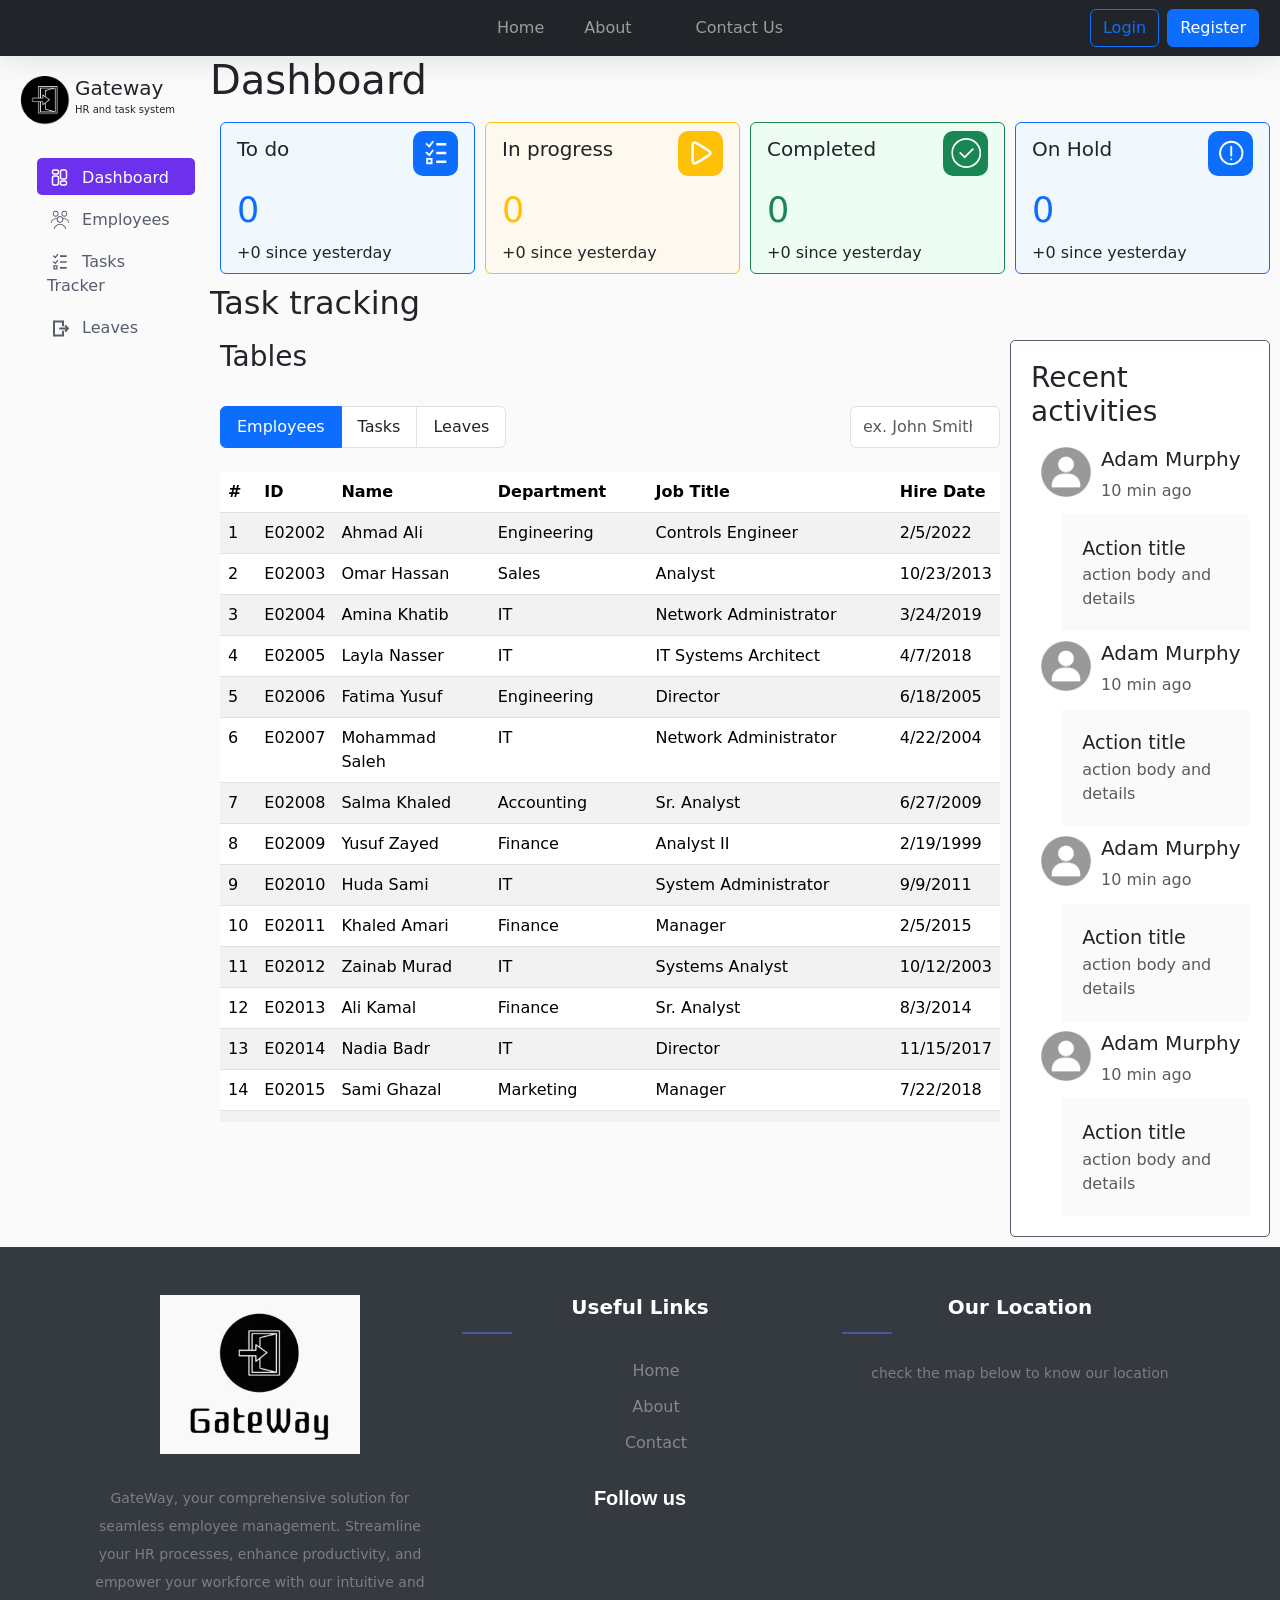
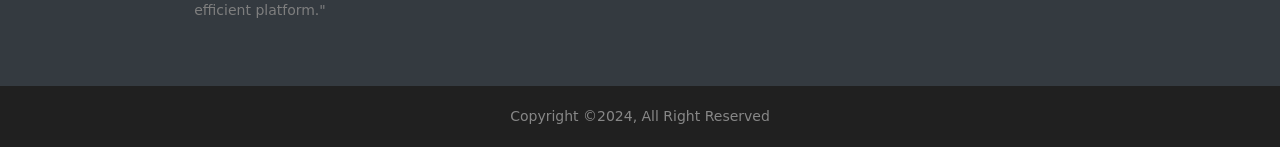
<file: All pages/dashboard.html>
<!DOCTYPE html>
<html lang="en">
  <head>
    <meta charset="UTF-8" />
    <meta name="viewport" content="width=device-width, initial-scale=1.0" />
    <link rel="stylesheet" href="assest/css/footer.css" />
    <link rel="stylesheet" href="assets/css/bootstrap.css" />
    <link rel="stylesheet" href="assets/css/icons.css" />
    <link rel="stylesheet" href="assets/css/style.css" />
    <title>Dashboard</title>
  </head>
  <body>
    <header>
      <nav class="navbar navbar-expand-lg navbar-dark bg-dark">
        <div class="container-fluid">
          <a class="navbar-brand" href="../index.html"> </a>
          <button
            class="navbar-toggler"
            type="button"
            data-bs-toggle="collapse"
            data-bs-target="#nav_lc"
            aria-controls="nav_lc"
            aria-expanded="false"
            aria-label="Toggle navigation"
          >
            <span class="navbar-toggler-icon"></span>
          </button>
          <div class="collapse navbar-collapse" id="nav_lc">
            <ul
              class="d-none d-lg-flex navbar-nav mx-auto my-3 my-lg-0 position-absolute top-50 start-50 translate-middle"
            >
              <li class="nav-item me-4">
                <a class="nav-link" href="../index.html">Home</a>
              </li>
              <li class="nav-item me-4">
                <a class="nav-link" href="about.html">About</a>
              </li>
              <li class="nav-item me-4">
                <a class="nav-link" href="Services.html" id="service"
                  >Services</a
                >
              </li>
              <li class="nav-item">
                <a class="nav-link" href="contact_us.html">Contact Us</a>
              </li>
            </ul>
            <ul class="navbar-nav my-3 my-lg-0 d-lg-none">
              <li class="nav-item me-4">
                <a class="nav-link" href="../index.html">Home</a>
              </li>
              <li class="nav-item me-4">
                <a class="nav-link" href="about.html">About</a>
              </li>
              <li class="nav-item me-4">
                <a class="nav-link" href="Services.html" id="services"
                  >Services</a
                >
              </li>
              <li class="nav-item">
                <a class="nav-link" href="contact_us.html">Contact Us</a>
              </li>
            </ul>
            <div class="ms-lg-auto d-flex">
              <a
                class="btn btn-outline-primary me-2"
                href="login.html"
                id="login"
                >Login</a
              >
              <a class="btn btn-primary me-2" href="register.html" id="register"
                >Register</a
              >
              <a class="btn btn-outline-primary me-2" href="#" id="logout"
                >Logout</a
              >
              <a class="btn btn-primary" href="Profile.html" id="profile-info"
                >Profile</a
              >
            </div>
          </div>
        </div>
      </nav>
    </header>
    <main class="dashboard">
      <aside class="side-bar">
        <div class="side-bar-log">
          <img src="assets/images/logo.png" alt="logo" />
          <div>
            <h2>Gateway</h2>
            <p>HR and task system</p>
          </div>
        </div>
        <ul class="side-bar-links">
          <li class="active">
            <a href="#"
              ><div class="dashboard-icon icon"></div>
              <span>Dashboard</span></a
            >
          </li>
          <li>
            <a href="employees.html"
              ><div class="employee-icon icon"></div>
              <span>Employees</span></a
            >
          </li>
          <li>
            <a href="tasks_tracker.html"
              ><div class="tasks-icon icon"></div>
              <span>Tasks Tracker</span></a
            >
          </li>
          <li>
            <a href="leave_application.html"
              ><div class="leave-icon icon"></div>
              <span>Leaves</span></a
            >
          </li>
        </ul>
      </aside>
      <div class="page">
        <h1>Dashboard</h1>
        <div class="cards">
          <div class="card border-primary">
            <div class="card-header d-flex justify-content-between">
              <h3>To do</h3>
              <div class="icon-box bg-primary">
                <div class="icon tasks-icon"></div>
              </div>
            </div>
            <div class="card-body">
              <h4 class="text-primary" id="to-do-tasks-count">0</h4>
            </div>
            <div class="card-footer" id="to-do-since-yesterday">
              +0 since yesterday
            </div>
          </div>
          <div class="card border-warning">
            <div class="card-header d-flex justify-content-between">
              <h3>In progress</h3>
              <div class="icon-box bg-warning">
                <div class="icon play-icon"></div>
              </div>
            </div>
            <div class="card-body">
              <h4 class="text-warning" id="in-progress-tasks-count">0</h4>
            </div>
            <div class="card-footer" id="in-progress-since-yesterday">
              +0 since yesterday
            </div>
          </div>
          <div class="card border-success">
            <div class="card-header d-flex justify-content-between">
              <h3>Completed</h3>
              <div class="icon-box bg-success">
                <div class="icon complete-icon"></div>
              </div>
            </div>
            <div class="card-body">
              <h4 class="text-success" id="completed-tasks-count">0</h4>
            </div>
            <div class="card-footer" id="completed-since-yesterday">
              +0 since yesterday
            </div>
          </div>
          <div class="card border-primary">
            <div class="card-header d-flex justify-content-between">
              <h3>On Hold</h3>
              <div class="icon-box bg-primary">
                <div class="icon warning-icon"></div>
              </div>
            </div>
            <div class="card-body">
              <h4 class="text-primary" id="on-hold-tasks-count">5</h4>
            </div>
            <div class="card-footer" id="on-hold-since-yesterday">
              + 5 since yesterday
            </div>
          </div>
        </div>
        <div>
          <h2>Task tracking</h2>
          <div class="tasks-grid">
            <div class="tables">
              <h3>Tables</h3>
              <div class="table-taps">
                <ul class="my-4 list-group list-group-horizontal table-options">
                  <li class="list-group-item active">Employees</li>
                  <li class="list-group-item">Tasks</li>
                  <li class="list-group-item">Leaves</li>
                </ul>
                <input
                  class="form-control my-4"
                  type="search"
                  id="filter"
                  aria-label="Search"
                  placeholder="ex. John Smith"
                />
              </div>
              <div class="table-container">
                <table
                  class="table table-striped table-hover"
                  id="employee-table"
                >
                  <thead></thead>
                  <tbody></tbody>
                </table>
              </div>
            </div>
            <div class="recent-activities">
              <h3>Recent activities</h3>

              <div class="activity">
                <div class="user-activety">
                  <div class="user">
                    <div class="avatar">
                      <img
                        src="assets/images/profile_avatar.jpg"
                        alt="profile img"
                      />
                    </div>
                    <div>
                      <h3>Adam Murphy</h3>
                      <div class="text-muted">10 min ago</div>
                    </div>
                  </div>
                  <div class="user mt-2">
                    <div></div>
                    <div class="action">
                      <div class="action-title">Action title</div>
                      <div class="text-muted">action body and details</div>
                    </div>
                  </div>
                </div>
              </div>
              <div class="activity">
                <div class="user-activety">
                  <div class="user">
                    <div class="avatar">
                      <img
                        src="assets/images/profile_avatar.jpg"
                        alt="profile img"
                      />
                    </div>
                    <div>
                      <h3>Adam Murphy</h3>
                      <div class="text-muted">10 min ago</div>
                    </div>
                  </div>
                  <div class="user mt-2">
                    <div></div>
                    <div class="action">
                      <div class="action-title">Action title</div>
                      <div class="text-muted">action body and details</div>
                    </div>
                  </div>
                </div>
              </div>
              <div class="activity">
                <div class="user-activety">
                  <div class="user">
                    <div class="avatar">
                      <img
                        src="assets/images/profile_avatar.jpg"
                        alt="profile img"
                      />
                    </div>
                    <div>
                      <h3>Adam Murphy</h3>
                      <div class="text-muted">10 min ago</div>
                    </div>
                  </div>
                  <div class="user mt-2">
                    <div></div>
                    <div class="action">
                      <div class="action-title">Action title</div>
                      <div class="text-muted">action body and details</div>
                    </div>
                  </div>
                </div>
              </div>
              <div class="activity">
                <div class="user-activety">
                  <div class="user">
                    <div class="avatar">
                      <img
                        src="assets/images/profile_avatar.jpg"
                        alt="profile img"
                      />
                    </div>
                    <div>
                      <h3>Adam Murphy</h3>
                      <div class="text-muted">10 min ago</div>
                    </div>
                  </div>
                  <div class="user mt-2">
                    <div></div>
                    <div class="action">
                      <div class="action-title">Action title</div>
                      <div class="text-muted">action body and details</div>
                    </div>
                  </div>
                </div>
              </div>
            </div>
          </div>
        </div>
      </div>
    </main>
    <!-- footer -->
    <footer class="footer-section">
      <div class="container">
        <div class="footer-content pt-5 pb-5">
          <div class="row">
            <div class="col-xl-4 col-lg-4 mb-50 text-center">
              <div class="footer-widget">
                <div class="footer-logo">
                  <a href="../index.html"
                    ><img
                      src="assest/images/logojpg.jpg"
                      class="img-fluid"
                      alt="logo"
                  /></a>
                </div>
                <div class="footer-text">
                  <p>
                    GateWay, your comprehensive solution for seamless employee
                    management. Streamline your HR processes, enhance
                    productivity, and empower your workforce with our intuitive
                    and efficient platform."
                  </p>
                </div>
              </div>
            </div>
            <div class="col-xl-4 col-lg-4 col-md-6 mb-30 text-center">
              <div class="footer-widget">
                <div class="footer-widget-heading">
                  <h3>Useful Links</h3>
                </div>
                <ul>
                  <li><a href="../index.html">Home</a></li>
                  <li><a href="about.html">about</a></li>
                  <li><a href="contact_us.html">Contact</a></li>
                </ul>
                <div class="footer-social-icon">
                  <span>Follow us</span>
                  <a href="#"><i class="fab fa-facebook-f facebook-bg"></i></a>
                  <a href="#"><i class="fab fa-twitter twitter-bg"></i></a>
                  <a href="#"><i class="fab fa-google-plus-g google-bg"></i></a>
                </div>
              </div>
            </div>
            <div class="col-xl-4 col-lg-4 col-md-6 mb-50 text-center">
              <div class="footer-widget">
                <div class="footer-widget-heading">
                  <h3>Our Location</h3>
                </div>
                <div class="footer-text mb-25">
                  <p>check the map below to know our location</p>
                </div>
                <div class="subscribe-form">
                  <form action="#">
                    <iframe
                      src="https://www.google.com/maps/embed?pb=!1m18!1m12!1m3!1d433871.3814302233!2d36.27728529778018!3d31.835335365438436!2m3!1f0!2f0!3f0!3m2!1i1024!2i768!4f13.1!3m3!1m2!1s0x151b5fb85d7981af%3A0x631c30c0f8dc65e8!2z2LnZhdmR2KfZhg!5e0!3m2!1sar!2sjo!4v1718740757668!5m2!1sar!2sjo"
                      style="border: 0"
                      allowfullscreen=""
                      loading="lazy"
                      referrerpolicy="no-referrer-when-downgrade"
                    ></iframe>
                  </form>
                </div>
              </div>
            </div>
          </div>
        </div>
      </div>
      <div class="copyright-area">
        <div class="container">
          <div class="row">
            <div class="col-xl-6 col-lg-6 text-center text-lg-left">
              <div class="copyright-text">
                <p>Copyright &copy;2024, All Right Reserved</p>
              </div>
            </div>
          </div>
        </div>
      </div>
    </footer>
    <!-- end of footer -->
    <script type="module" src="assets/javascripts/employee_table.js"></script>
    <script src="assets/javascripts/bootstrap.js"></script>
    <script src="assets/javascripts/dashboard.js"></script>
    <script src="assest/js/navbar.js"></script>
  </body>
</html>
</file>
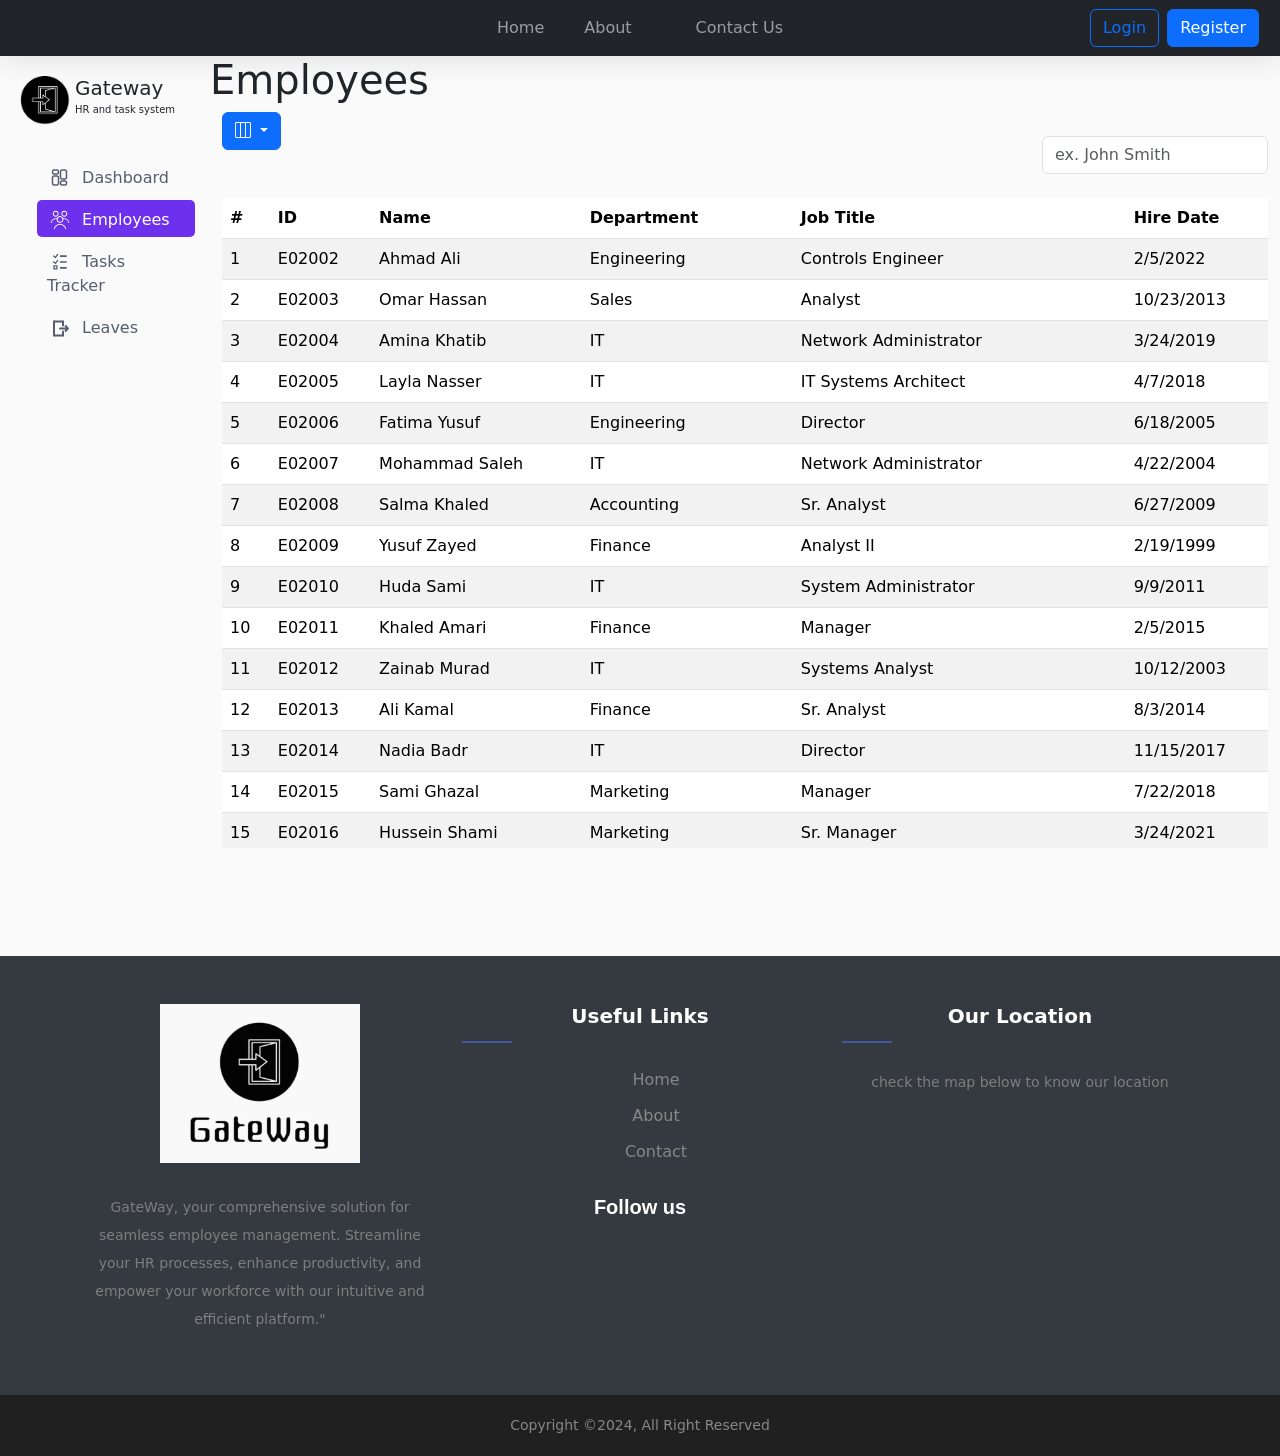
<file: All pages/employees.html>
<!DOCTYPE html>
<html lang="en">
  <head>
    <meta charset="UTF-8" />
    <meta name="viewport" content="width=device-width, initial-scale=1.0" />
    <link rel="stylesheet" href="assest/css/footer.css" />
    <link rel="stylesheet" href="assets/css/bootstrap.css" />
    <link rel="stylesheet" href="assets/css/icons.css" />
    <link rel="stylesheet" href="assets/css/style.css" />
    <link
      rel="stylesheet"
      href="assets/bootstrap-icons/font/bootstrap-icons.css"
    />
    <title>Dashboard</title>
  </head>
  <body>
    <header>
      <nav class="navbar navbar-expand-lg navbar-dark bg-dark">
        <div class="container-fluid">
          <a class="navbar-brand" href="../index.html"> </a>
          <button
            class="navbar-toggler"
            type="button"
            data-bs-toggle="collapse"
            data-bs-target="#nav_lc"
            aria-controls="nav_lc"
            aria-expanded="false"
            aria-label="Toggle navigation"
          >
            <span class="navbar-toggler-icon"></span>
          </button>
          <div class="collapse navbar-collapse" id="nav_lc">
            <ul
              class="d-none d-lg-flex navbar-nav mx-auto my-3 my-lg-0 position-absolute top-50 start-50 translate-middle"
            >
              <li class="nav-item me-4">
                <a class="nav-link" href="../index.html">Home</a>
              </li>
              <li class="nav-item me-4">
                <a class="nav-link" href="about.html">About</a>
              </li>
              <li class="nav-item me-4">
                <a class="nav-link" href="Services.html" id="service"
                  >Services</a
                >
              </li>
              <li class="nav-item">
                <a class="nav-link" href="contact_us.html">Contact Us</a>
              </li>
            </ul>
            <ul class="navbar-nav my-3 my-lg-0 d-lg-none">
              <li class="nav-item me-4">
                <a class="nav-link" href="../index.html">Home</a>
              </li>
              <li class="nav-item me-4">
                <a class="nav-link" href="about.html">About</a>
              </li>
              <li class="nav-item me-4">
                <a class="nav-link" href="Services.html" id="services"
                  >Services</a
                >
              </li>
              <li class="nav-item">
                <a class="nav-link" href="contact_us.html">Contact Us</a>
              </li>
            </ul>
            <div class="ms-lg-auto d-flex">
              <a
                class="btn btn-outline-primary me-2"
                href="login.html"
                id="login"
                >Login</a
              >
              <a class="btn btn-primary me-2" href="register.html" id="register"
                >Register</a
              >
              <a class="btn btn-outline-primary me-2" href="#" id="logout"
                >Logout</a
              >
              <a class="btn btn-primary" href="Profile.html" id="profile-info"
                >Profile</a
              >
            </div>
          </div>
        </div>
      </nav>
    </header>
    <main class="dashboard">
      <aside class="side-bar">
        <div class="side-bar-log">
          <img src="assets/images/logo.png" alt="logo" />
          <div>
            <h2>Gateway</h2>
            <p>HR and task system</p>
          </div>
        </div>
        <ul class="side-bar-links">
          <li>
            <a href="dashboard.html"
              ><div class="dashboard-icon icon"></div>
              <span>Dashboard</span></a
            >
          </li>
          <li class="active">
            <a href="#"
              ><div class="employee-icon icon"></div>
              <span>Employees</span></a
            >
          </li>
          <li>
            <a href="tasks_tracker.html"
              ><div class="tasks-icon icon"></div>
              <span>Tasks Tracker</span></a
            >
          </li>
          <li>
            <a href="leave_application.html"
              ><div class="leave-icon icon"></div>
              <span>Leaves</span></a
            >
          </li>
        </ul>
      </aside>
      <div class="page">
        <div class="header">
          <h1>Employees</h1>
        </div>
        <div class="container">
          <div class="tables">
            <div class="table-taps">
              <div class="dropdown">
                <button
                  class="btn btn-primary dropdown-toggle"
                  type="button"
                  data-bs-toggle="dropdown"
                  aria-expanded="false"
                >
                  <i class="bi bi-layout-three-columns"></i>
                </button>
                <ul id="employee-table-columns" class="dropdown-menu"></ul>
              </div>
              <div>
                <input
                  class="form-control my-4"
                  type="search"
                  id="filter"
                  aria-label="Search"
                  placeholder="ex. John Smith"
                />
              </div>
            </div>
            <div class="table-container">
              <table
                class="table table-striped table-hover"
                id="employee-table"
              >
                <thead></thead>
                <tbody></tbody>
              </table>
            </div>
          </div>
        </div>
      </div>
    </main>
    <!-- footer -->
    <footer class="footer-section">
      <div class="container">
        <div class="footer-content pt-5 pb-5">
          <div class="row">
            <div class="col-xl-4 col-lg-4 mb-50 text-center">
              <div class="footer-widget">
                <div class="footer-logo">
                  <a href="../index.html"
                    ><img
                      src="assest/images/logojpg.jpg"
                      class="img-fluid"
                      alt="logo"
                  /></a>
                </div>
                <div class="footer-text">
                  <p>
                    GateWay, your comprehensive solution for seamless employee
                    management. Streamline your HR processes, enhance
                    productivity, and empower your workforce with our intuitive
                    and efficient platform."
                  </p>
                </div>
              </div>
            </div>
            <div class="col-xl-4 col-lg-4 col-md-6 mb-30 text-center">
              <div class="footer-widget">
                <div class="footer-widget-heading">
                  <h3>Useful Links</h3>
                </div>
                <ul>
                  <li><a href="../index.html">Home</a></li>
                  <li><a href="about.html">about</a></li>
                  <li><a href="contact_us.html">Contact</a></li>
                </ul>
                <div class="footer-social-icon">
                  <span>Follow us</span>
                  <a href="#"><i class="fab fa-facebook-f facebook-bg"></i></a>
                  <a href="#"><i class="fab fa-twitter twitter-bg"></i></a>
                  <a href="#"><i class="fab fa-google-plus-g google-bg"></i></a>
                </div>
              </div>
            </div>
            <div class="col-xl-4 col-lg-4 col-md-6 mb-50 text-center">
              <div class="footer-widget">
                <div class="footer-widget-heading">
                  <h3>Our Location</h3>
                </div>
                <div class="footer-text mb-25">
                  <p>check the map below to know our location</p>
                </div>
                <div class="subscribe-form">
                  <form action="#">
                    <iframe
                      src="https://www.google.com/maps/embed?pb=!1m18!1m12!1m3!1d433871.3814302233!2d36.27728529778018!3d31.835335365438436!2m3!1f0!2f0!3f0!3m2!1i1024!2i768!4f13.1!3m3!1m2!1s0x151b5fb85d7981af%3A0x631c30c0f8dc65e8!2z2LnZhdmR2KfZhg!5e0!3m2!1sar!2sjo!4v1718740757668!5m2!1sar!2sjo"
                      style="border: 0"
                      allowfullscreen=""
                      loading="lazy"
                      referrerpolicy="no-referrer-when-downgrade"
                    ></iframe>
                  </form>
                </div>
              </div>
            </div>
          </div>
        </div>
      </div>
      <div class="copyright-area">
        <div class="container">
          <div class="row">
            <div class="col-xl-6 col-lg-6 text-center text-lg-left">
              <div class="copyright-text">
                <p>Copyright &copy;2024, All Right Reserved</p>
              </div>
            </div>
          </div>
        </div>
      </div>
    </footer>
    <!-- end of footer -->
    <script type="module" src="assets/javascripts/employee_table.js"></script>
    <script src="assets/javascripts/popper.min.js"></script>
    <script src="assets/javascripts/bootstrap.js"></script>
    <script src="assest/js/navbar.js"></script>
  </body>
</html>
</file>
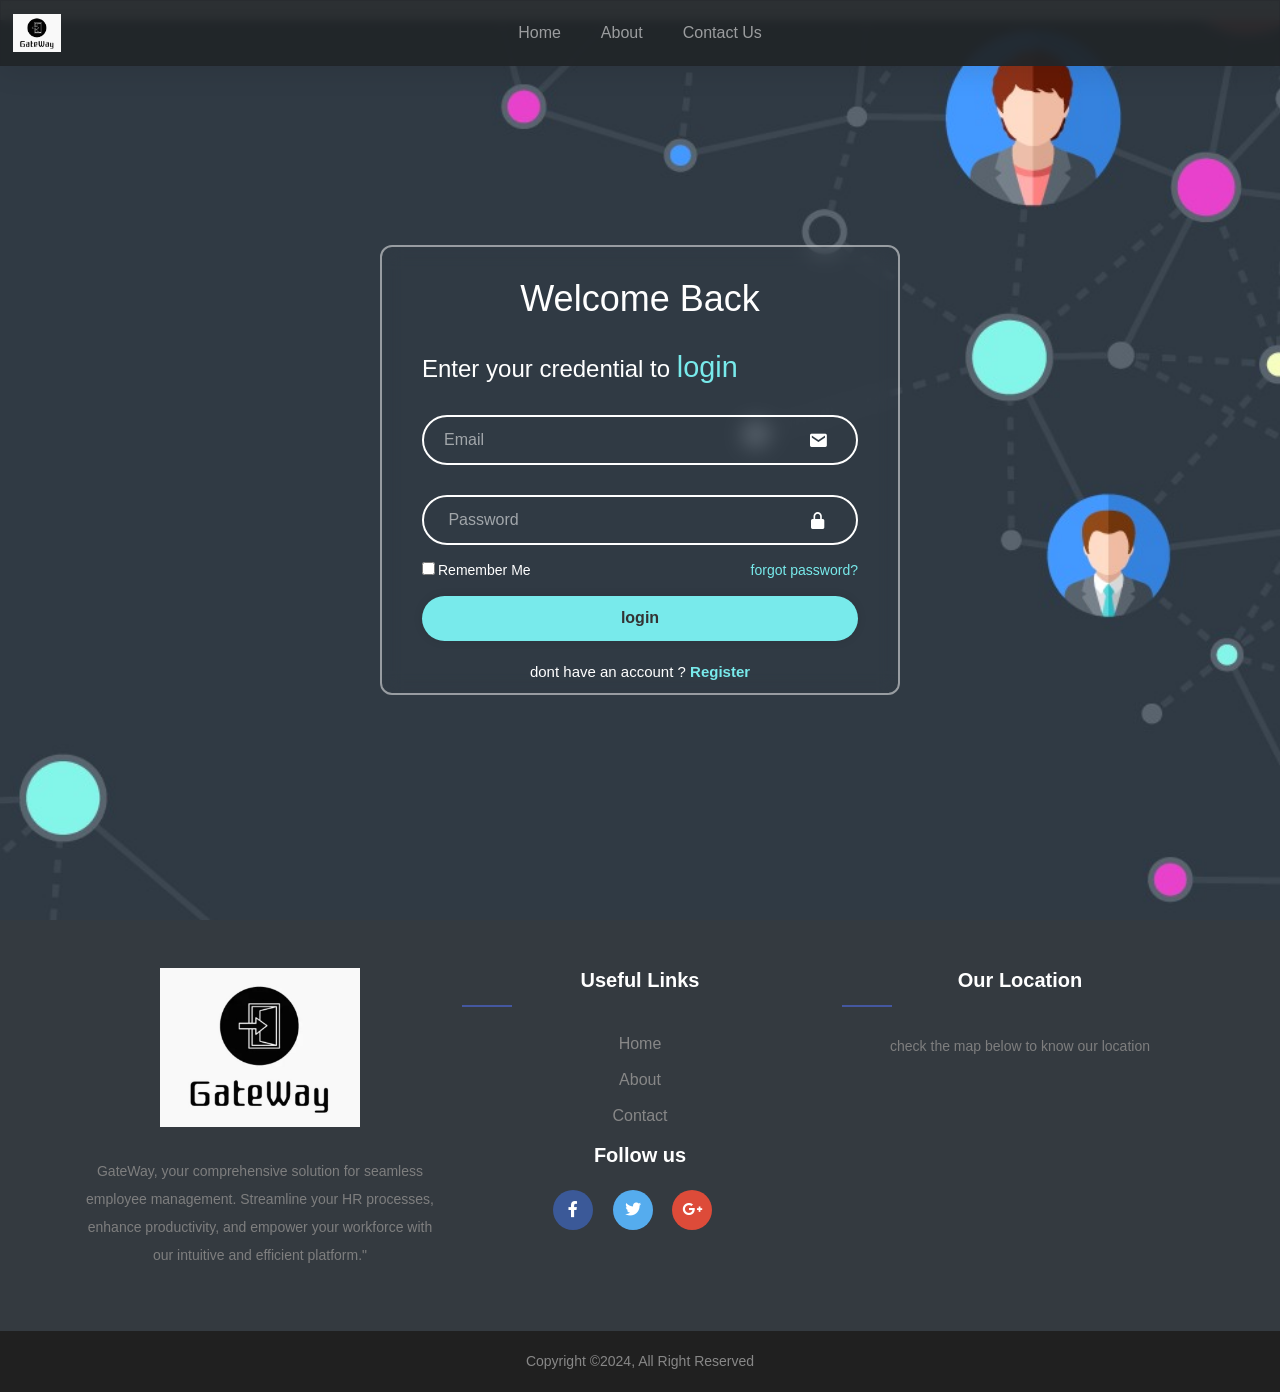
<file: All pages/login.html>
<!DOCTYPE html>
<html lang="en">
  <head>
    <meta charset="UTF-8" />
    <meta name="viewport" content="width=device-width, initial-scale=1.0" />

    <title>login</title>
    <!-- Font Awesome -->
    <link
      href="https://cdnjs.cloudflare.com/ajax/libs/font-awesome/6.0.0/css/all.min.css"
      rel="stylesheet"
    />
    <!-- Google Fonts -->
    <link
      href="https://fonts.googleapis.com/css?family=Roboto:300,400,500,700&display=swap"
      rel="stylesheet"
    />

    <!--testimonial-->
    <link
      rel="stylesheet"
      href="https://unpkg.com/bootstrap@5.3.3/dist/css/bootstrap.min.css"
    />

    <link rel="stylesheet" href="assest/css/home-about.css" />
    <link rel="stylesheet" href="assest/css/footer.css" />
    <link rel="stylesheet" href="login assets/login.css" />
    <link
      href="https://unpkg.com/boxicons@2.1.4/css/boxicons.min.css"
      rel="stylesheet"
    />
  </head>
  <body>
    <!-- start login page -->
    <!-- Navbar -->

    <nav class="navbar navbar-expand-lg navbar-dark bg-dark fixed-top">
      <div class="container-fluid">
        <a class="navbar-brand" href="../index.html">
          <img
            class="img-fluid"
            src="assest/images/logojpg.jpg"
            alt=""
            width="48px"
            height="48px"
          />
        </a>
        <button
          class="navbar-toggler"
          type="button"
          data-bs-toggle="collapse"
          data-bs-target="#nav_lc"
          aria-controls="nav_lc"
          aria-expanded="false"
          aria-label="Toggle navigation"
        >
          <span class="navbar-toggler-icon"></span>
        </button>
        <div class="collapse navbar-collapse" id="nav_lc">
          <ul
            class="d-none d-lg-flex navbar-nav mx-auto my-3 my-lg-0 position-absolute top-50 start-50 translate-middle"
          >
            <li class="nav-item me-4">
              <a class="nav-link" href="../index.html">Home</a>
            </li>
            <li class="nav-item me-4">
              <a class="nav-link" href="about.html">About</a>
            </li>

            <li class="nav-item">
              <a class="nav-link" href="contact_us.html">Contact Us</a>
            </li>
          </ul>
          <ul class="navbar-nav my-3 my-lg-0 d-lg-none">
            <li class="nav-item me-4">
              <a class="nav-link" href="../index.html">Home</a>
            </li>
            <li class="nav-item me-4">
              <a class="nav-link" href="about.html">About</a>
            </li>

            <li class="nav-item">
              <a class="nav-link" href="contact_us.html">Contact Us</a>
            </li>
          </ul>
        </div>
      </div>
    </nav>
    <!-- Navbar -->

    <div class="passwordContainer">
      <div class="login">
        <form id="login">
          <h1 style="color: white">Welcome Back</h1>
          <h4>
            Enter your credential to <span style="color: #78eaeb"> login</span>
          </h4>
          <div class="input-box">
            <input id="email" type="email" placeholder="Email" required />
            <i class="bx bxs-envelope"></i>
          </div>
          <div class="input-box">
            <input
              id="password"
              type="password"
              placeholder=" Password"
              required
            />
            <i class="bx bxs-lock-alt"></i>
          </div>
          <div class="remember-forgot">
            <label><input type="checkbox" />Remember Me</label>
            <a href="#" style="color: #78eaeb">forgot password?</a>
          </div>
          <p class="login-error"></p>
          <button type="submit" class="btn" style="background-color: #78eaeb">
            login
          </button>
          <div class="rejister-link">
            <p>
              dont have an account ?
              <a href="register.html" style="color: #78eaeb"> Register</a>
            </p>
          </div>
        </form>
      </div>
    </div>
    <!-- footer -->
    <footer class="footer-section">
      <div class="container">
        <div class="footer-content pt-5 pb-5">
          <div class="row">
            <div class="col-xl-4 col-lg-4 mb-50 text-center">
              <div class="footer-widget">
                <div class="footer-logo">
                  <a href="../index.html"
                    ><img
                      src="assest/images/logojpg.jpg"
                      class="img-fluid"
                      alt="logo"
                  /></a>
                </div>
                <div class="footer-text">
                  <p>
                    GateWay, your comprehensive solution for seamless employee
                    management. Streamline your HR processes, enhance
                    productivity, and empower your workforce with our intuitive
                    and efficient platform."
                  </p>
                </div>
              </div>
            </div>
            <div class="col-xl-4 col-lg-4 col-md-6 mb-30 text-center">
              <div class="footer-widget">
                <div class="footer-widget-heading">
                  <h3>Useful Links</h3>
                </div>
                <ul>
                  <li><a href="../index.html">Home</a></li>
                  <li><a href="about.html">about</a></li>
                  <li><a href="contact_us.html">Contact</a></li>
                </ul>
                <div class="footer-social-icon">
                  <span>Follow us</span>
                  <a href="#"><i class="fab fa-facebook-f facebook-bg"></i></a>
                  <a href="#"><i class="fab fa-twitter twitter-bg"></i></a>
                  <a href="#"><i class="fab fa-google-plus-g google-bg"></i></a>
                </div>
              </div>
            </div>
            <div class="col-xl-4 col-lg-4 col-md-6 mb-50 text-center">
              <div class="footer-widget">
                <div class="footer-widget-heading">
                  <h3>Our Location</h3>
                </div>
                <div class="footer-text mb-25">
                  <p>check the map below to know our location</p>
                </div>
                <div class="subscribe-form">
                  <form action="#">
                    <iframe
                      src="https://www.google.com/maps/embed?pb=!1m18!1m12!1m3!1d433871.3814302233!2d36.27728529778018!3d31.835335365438436!2m3!1f0!2f0!3f0!3m2!1i1024!2i768!4f13.1!3m3!1m2!1s0x151b5fb85d7981af%3A0x631c30c0f8dc65e8!2z2LnZhdmR2KfZhg!5e0!3m2!1sar!2sjo!4v1718740757668!5m2!1sar!2sjo"
                      style="border: 0"
                      allowfullscreen=""
                      loading="lazy"
                      referrerpolicy="no-referrer-when-downgrade"
                    ></iframe>
                  </form>
                </div>
              </div>
            </div>
          </div>
        </div>
      </div>
      <div class="copyright-area">
        <div class="container">
          <div class="row">
            <div class="col-xl-6 col-lg-6 text-center text-lg-left">
              <div class="copyright-text">
                <p>Copyright &copy;2024, All Right Reserved</p>
              </div>
            </div>
          </div>
        </div>
      </div>
    </footer>
    <!-- end of footer -->

    <!-- end login page  -->
    <script src="assets/javascripts/bootstrap.js"></script>
    <script src="assets/javascripts/popper.min.js"></script>
    <script src="assest/js/home-about.js"></script>
    <script src="assest/js/navbar.js"></script>
    <script src="./login assets/login.js"></script>
  </body>
</html>
</file>
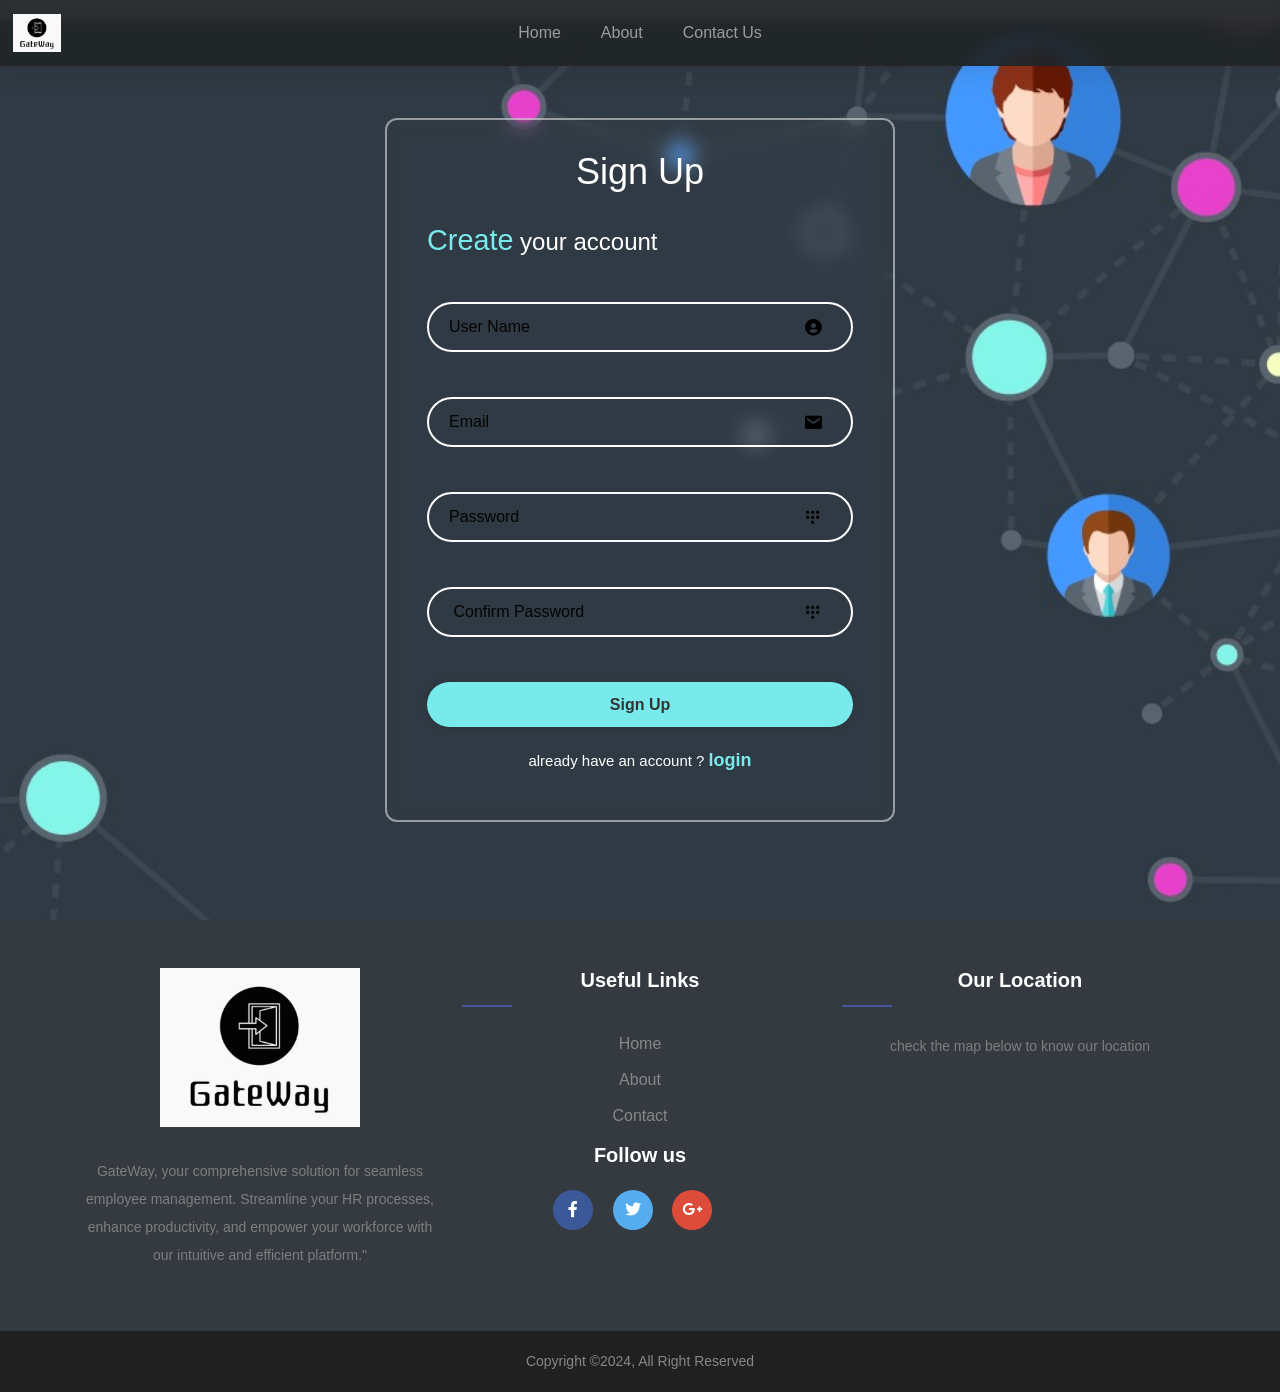
<file: All pages/register.html>
<!DOCTYPE html>
<html lang="en">
  <head>
    <meta charset="UTF-8" />
    <meta name="viewport" content="width=device-width, initial-scale=1.0" />
    <!-- Font Awesome -->
    <link
      href="https://cdnjs.cloudflare.com/ajax/libs/font-awesome/6.0.0/css/all.min.css"
      rel="stylesheet"
    />
    <!-- Google Fonts -->
    <link
      href="https://fonts.googleapis.com/css?family=Roboto:300,400,500,700&display=swap"
      rel="stylesheet"
    />

    <!--testimonial-->
    <link
      rel="stylesheet"
      href="https://unpkg.com/bootstrap@5.3.3/dist/css/bootstrap.min.css"
    />

    <link rel="stylesheet" href="assest/css/home-about.css" />
    <link rel="stylesheet" href="assest/css/footer.css" />
    <link rel="stylesheet" href="register assets/register.css" />
    <link
      href="https://unpkg.com/boxicons@2.1.4/css/boxicons.min.css"
      rel="stylesheet"
    />
    <title>project 3 Register</title>
  </head>
  <body>
    <!-- Navbar -->

    <nav class="navbar navbar-expand-lg navbar-dark bg-dark fixed-top">
      <div class="container-fluid">
        <a class="navbar-brand" href="../index.html">
          <img
            class="img-fluid"
            src="assest/images/logojpg.jpg"
            alt=""
            width="48px"
            height="48px"
          />
        </a>
        <button
          class="navbar-toggler"
          type="button"
          data-bs-toggle="collapse"
          data-bs-target="#nav_lc"
          aria-controls="nav_lc"
          aria-expanded="false"
          aria-label="Toggle navigation"
        >
          <span class="navbar-toggler-icon"></span>
        </button>
        <div class="collapse navbar-collapse" id="nav_lc">
          <ul
            class="d-none d-lg-flex navbar-nav mx-auto my-3 my-lg-0 position-absolute top-50 start-50 translate-middle"
          >
            <li class="nav-item me-4">
              <a class="nav-link" href="../index.html">Home</a>
            </li>
            <li class="nav-item me-4">
              <a class="nav-link" href="about.html">About</a>
            </li>

            <li class="nav-item">
              <a class="nav-link" href="contact_us.html">Contact Us</a>
            </li>
          </ul>
          <ul class="navbar-nav my-3 my-lg-0 d-lg-none">
            <li class="nav-item me-4">
              <a class="nav-link" href="../index.html">Home</a>
            </li>
            <li class="nav-item me-4">
              <a class="nav-link" href="about.html">About</a>
            </li>

            <li class="nav-item">
              <a class="nav-link" href="contact_us.html">Contact Us</a>
            </li>
          </ul>
        </div>
      </div>
    </nav>
    <!-- Navbar -->
    <!-- start Register page -->
    <div class="passwordContainer">
      <div class="login">
        <form id="form" action="">
          <h1 style="color: white">Sign Up</h1>
          <h4 style="color: white">
            <span style="color: #78eaeb">Create</span> your account
          </h4>
          <div class="input-box">
            <input id="userName" type="text" placeholder="User Name " />
            <i class="bx bxs-user-circle"></i>
            <p class="error"></p>
          </div>

          <div class="input-box">
            <input id="email" type="text" placeholder="Email" />
            <i class="bx bxs-envelope"></i>
            <div class="error"></div>
          </div>

          <div class="input-box">
            <input id="password" type="password" placeholder="Password" />
            <i class="bx bx-dialpad-alt"></i>
            <div class="error"></div>
          </div>

          <div class="input-box">
            <input
              id="confirmPassowrd"
              type="password"
              placeholder=" Confirm Password"
            />
            <i class="bx bx-dialpad-alt"></i>
            <div class="error"></div>
          </div>

          <button type="submit" class="btn" style="background-color: #78eaeb">
            Sign Up
          </button>
          <div class="rejister-link">
            <p style="color: white">
              already have an account ?
              <a href="login.html" style="color: #78eaeb"> login</a>
            </p>
          </div>
        </form>
      </div>
    </div>
    <!-- footer -->
    <footer class="footer-section">
      <div class="container">
        <div class="footer-content pt-5 pb-5">
          <div class="row">
            <div class="col-xl-4 col-lg-4 mb-50 text-center">
              <div class="footer-widget">
                <div class="footer-logo">
                  <a href="../index.html"
                    ><img
                      src="assest/images/logojpg.jpg"
                      class="img-fluid"
                      alt="logo"
                  /></a>
                </div>
                <div class="footer-text">
                  <p>
                    GateWay, your comprehensive solution for seamless employee
                    management. Streamline your HR processes, enhance
                    productivity, and empower your workforce with our intuitive
                    and efficient platform."
                  </p>
                </div>
              </div>
            </div>
            <div class="col-xl-4 col-lg-4 col-md-6 mb-30 text-center">
              <div class="footer-widget">
                <div class="footer-widget-heading">
                  <h3>Useful Links</h3>
                </div>
                <ul>
                  <li><a href="../index.html">Home</a></li>
                  <li><a href="about.html">about</a></li>
                  <li><a href="contact_us.html">Contact</a></li>
                </ul>
                <div class="footer-social-icon">
                  <span>Follow us</span>
                  <a href="#"><i class="fab fa-facebook-f facebook-bg"></i></a>
                  <a href="#"><i class="fab fa-twitter twitter-bg"></i></a>
                  <a href="#"><i class="fab fa-google-plus-g google-bg"></i></a>
                </div>
              </div>
            </div>
            <div class="col-xl-4 col-lg-4 col-md-6 mb-50 text-center">
              <div class="footer-widget">
                <div class="footer-widget-heading">
                  <h3>Our Location</h3>
                </div>
                <div class="footer-text mb-25">
                  <p>check the map below to know our location</p>
                </div>
                <div class="subscribe-form">
                  <form action="#">
                    <iframe
                      src="https://www.google.com/maps/embed?pb=!1m18!1m12!1m3!1d433871.3814302233!2d36.27728529778018!3d31.835335365438436!2m3!1f0!2f0!3f0!3m2!1i1024!2i768!4f13.1!3m3!1m2!1s0x151b5fb85d7981af%3A0x631c30c0f8dc65e8!2z2LnZhdmR2KfZhg!5e0!3m2!1sar!2sjo!4v1718740757668!5m2!1sar!2sjo"
                      style="border: 0"
                      allowfullscreen=""
                      loading="lazy"
                      referrerpolicy="no-referrer-when-downgrade"
                    ></iframe>
                  </form>
                </div>
              </div>
            </div>
          </div>
        </div>
      </div>
      <div class="copyright-area">
        <div class="container">
          <div class="row">
            <div class="col-xl-6 col-lg-6 text-center text-lg-left">
              <div class="copyright-text">
                <p>Copyright &copy;2024, All Right Reserved</p>
              </div>
            </div>
          </div>
        </div>
      </div>
    </footer>
    <!-- end of footer -->

    <!-- end Register page  -->
    <script src="assets/javascripts/bootstrap.js"></script>
    <script src="assets/javascripts/popper.min.js"></script>
    <script src="assest/js/home-about.js"></script>
    <script src="assest/js/navbar.js"></script>
    <script src="register assets/register.js"></script>
  </body>
</html>
</file>
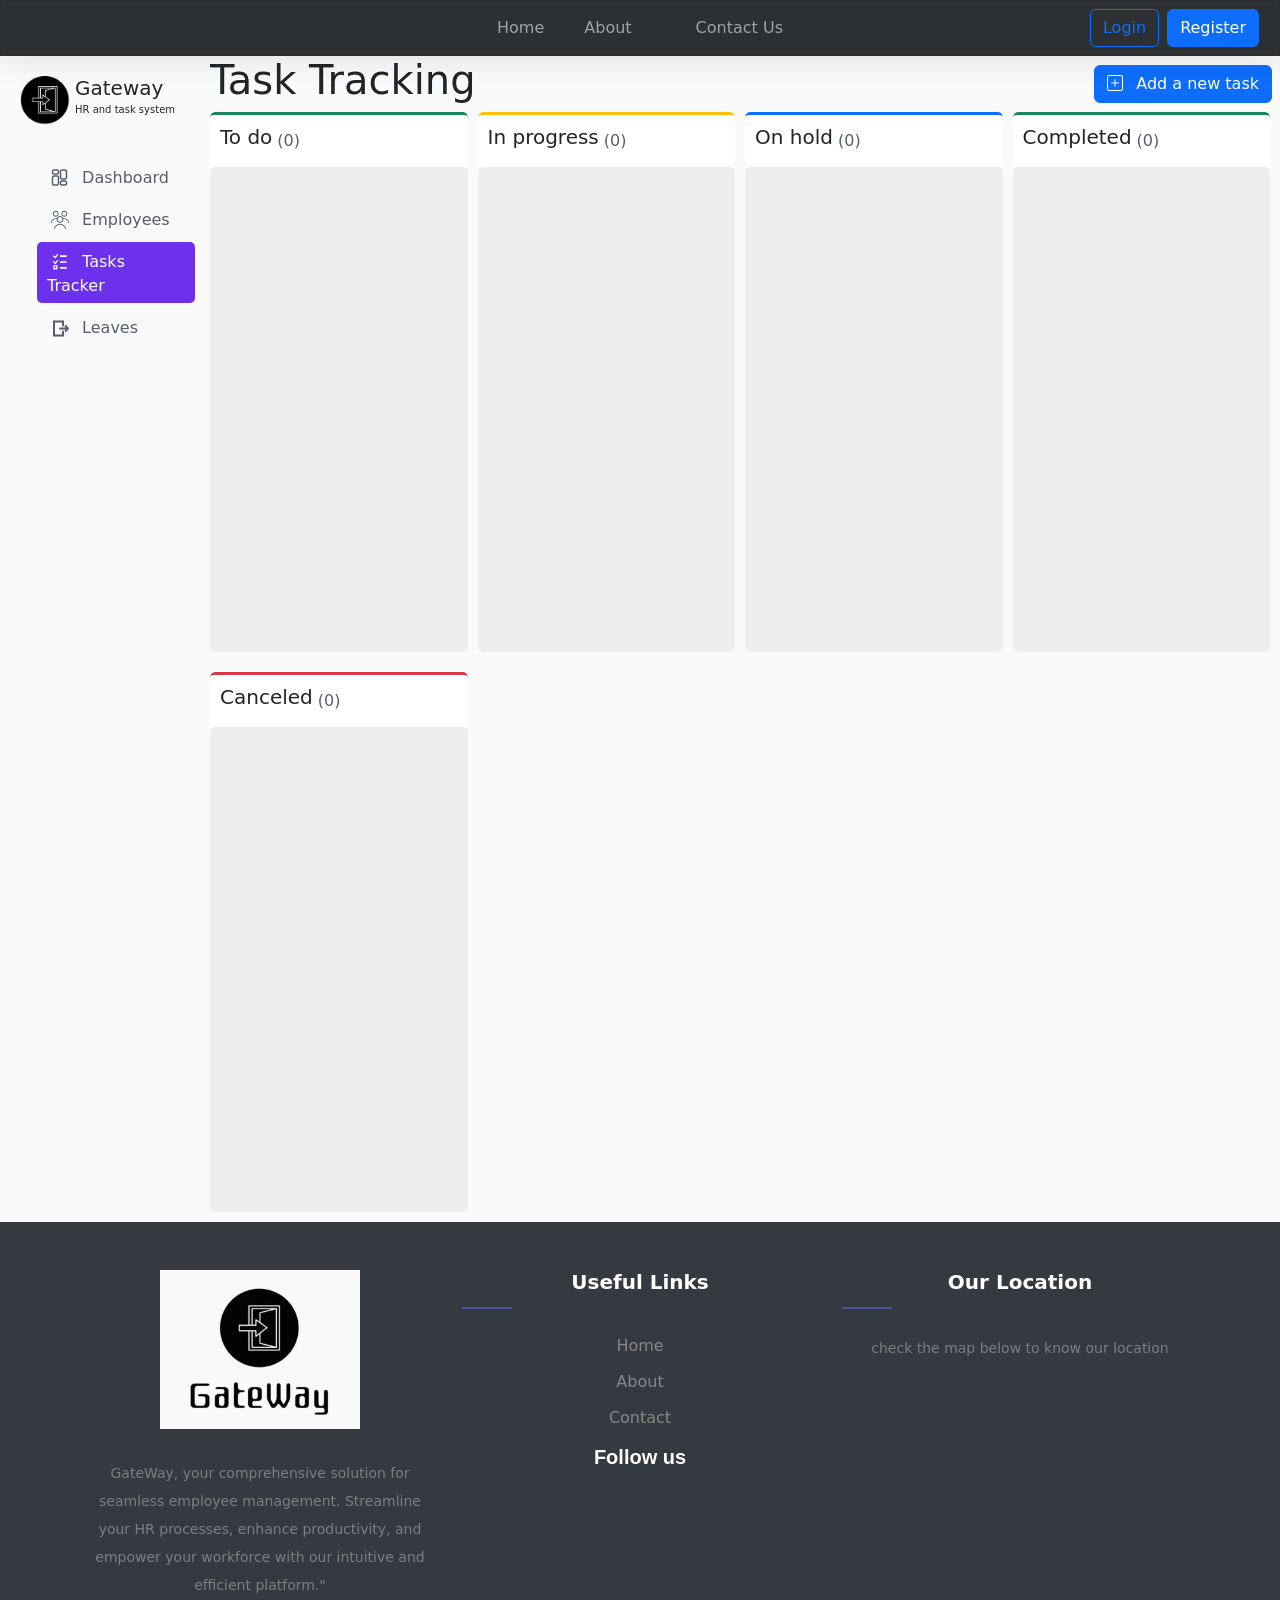
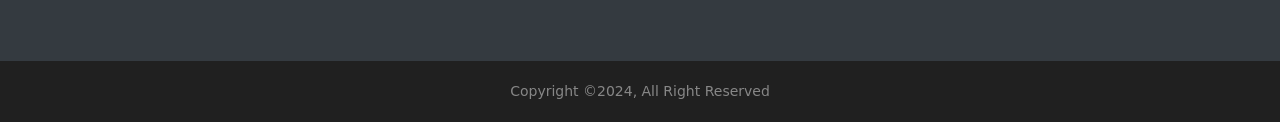
<file: All pages/tasks_tracker.html>
<!DOCTYPE html>
<html lang="en">
  <head>
    <meta charset="UTF-8" />
    <meta name="viewport" content="width=device-width, initial-scale=1.0" />
    <link rel="stylesheet" href="assets/css/bootstrap.css" />
    <link rel="stylesheet" href="assest/css/footer.css" />
    <link rel="stylesheet" href="assets/css/style.css" />
    <link rel="stylesheet" href="assets/css/icons.css" />
    <link rel="stylesheet" href="assets/css/tasks.css" />
    <link rel="stylesheet" href="assets/css/create_task.css" />
    <link
      rel="stylesheet"
      href="assets/bootstrap-icons/font/bootstrap-icons.css"
    />
    <title>Dashboard</title>
  </head>
  <body>
    <header>
      <nav class="navbar navbar-expand-lg navbar-dark bg-dark">
        <div class="container-fluid">
          <a class="navbar-brand" href="../index.html"> </a>
          <button
            class="navbar-toggler"
            type="button"
            data-bs-toggle="collapse"
            data-bs-target="#nav_lc"
            aria-controls="nav_lc"
            aria-expanded="false"
            aria-label="Toggle navigation"
          >
            <span class="navbar-toggler-icon"></span>
          </button>
          <div class="collapse navbar-collapse" id="nav_lc">
            <ul
              class="d-none d-lg-flex navbar-nav mx-auto my-3 my-lg-0 position-absolute top-50 start-50 translate-middle"
            >
              <li class="nav-item me-4">
                <a class="nav-link" href="../index.html">Home</a>
              </li>
              <li class="nav-item me-4">
                <a class="nav-link" href="about.html">About</a>
              </li>
              <li class="nav-item me-4">
                <a class="nav-link" href="Services.html" id="service"
                  >Services</a
                >
              </li>
              <li class="nav-item">
                <a class="nav-link" href="contact_us.html">Contact Us</a>
              </li>
            </ul>
            <ul class="navbar-nav my-3 my-lg-0 d-lg-none">
              <li class="nav-item me-4">
                <a class="nav-link" href="../index.html">Home</a>
              </li>
              <li class="nav-item me-4">
                <a class="nav-link" href="about.html">About</a>
              </li>
              <li class="nav-item me-4">
                <a class="nav-link" href="Services.html" id="services"
                  >Services</a
                >
              </li>
              <li class="nav-item">
                <a class="nav-link" href="contact_us.html">Contact Us</a>
              </li>
            </ul>
            <div class="ms-lg-auto d-flex">
              <a
                class="btn btn-outline-primary me-2"
                href="login.html"
                id="login"
                >Login</a
              >
              <a class="btn btn-primary me-2" href="register.html" id="register"
                >Register</a
              >
              <a class="btn btn-outline-primary me-2" href="#" id="logout"
                >Logout</a
              >
              <a class="btn btn-primary" href="Profile.html" id="profile-info"
                >Profile</a
              >
            </div>
          </div>
        </div>
      </nav>
    </header>
    <main class="dashboard">
      <div class="side-bar">
        <div class="side-bar-log">
          <img src="assets/images/logo.png" alt="logo" />
          <div>
            <h2>Gateway</h2>
            <p>HR and task system</p>
          </div>
        </div>
        <ul
          class="side-bar-links"
          style="padding: 0 0 0 32px; margin: 0 0 16px"
        >
          <li>
            <a href="dashboard.html"
              ><div class="dashboard-icon icon"></div>
              <span>Dashboard</span></a
            >
          </li>
          <li>
            <a href="employees.html"
              ><div class="employee-icon icon"></div>
              <span>Employees</span></a
            >
          </li>
          <li class="active">
            <a href="tasks_tracker.html"
              ><div class="tasks-icon icon"></div>
              <span>Tasks Tracker</span></a
            >
          </li>
          <li>
            <a href="leave_application.html"
              ><div class="leave-icon icon"></div>
              <span>Leaves</span></a
            >
          </li>
        </ul>
      </div>

      <div>
        <div
          class="modal fade"
          id="new-task-form"
          tabindex="-1"
          aria-labelledby="new-task-formLabel"
          aria-hidden="true"
        >
          <div class="modal-dialog">
            <div class="modal-content">
              <form id="add-task-form">
                <div class="modal-header">
                  <h1 class="modal-title fs-5" id="new-task-formLabel">
                    Create New Task
                  </h1>
                  <button
                    type="button"
                    class="btn-close"
                    data-bs-dismiss="modal"
                    aria-label="Close"
                  ></button>
                </div>
                <div class="modal-body">
                  <div class="formDiv" id="TaskTitleDiv">
                    <label class="MainLabel" for="TaskTitle">Task Title</label>
                    <input
                      required
                      type="text"
                      id="TaskTitle"
                      placeholder="Type name"
                    />
                  </div>

                  <div class="formDiv" id="StatusDiv">
                    <label class="MainLabel" for="Status">Status</label>
                    <select name="Status" id="Status" required>
                      <option value="to-do">To do</option>
                      <option value="in-progress">In Progress</option>
                      <option value="completed">Completed</option>
                      <option value="on-hold">On Hold</option>
                      <option value="canceled">Canceled</option>
                    </select>
                  </div>

                  <div class="formDiv" id="PriorityDiv">
                    <label class="MainLabel" id="PriorityLabel" for="Priority"
                      >Priority</label
                    >
                    <div id="PrioritiesOptions">
                      <div id="HighDiv">
                        <input
                          required
                          type="radio"
                          name="Priority"
                          value="high"
                          id="High"
                          class="priorityClass"
                        />
                        <label for="High">High</label>
                      </div>
                      <div id="MediumDiv">
                        <input
                          type="radio"
                          name="Priority"
                          value="medium"
                          id="Medium"
                          class="priorityClass"
                          required
                        />
                        <label for="Medium">Medium</label>
                      </div>
                      <div id="LowDiv">
                        <input
                          required
                          type="radio"
                          value="low"
                          name="Priority"
                          id="Low"
                          class="priorityClass"
                        />
                        <label for="Low">Low</label>
                      </div>
                    </div>
                  </div>

                  <div class="formDiv" id="StartDateDiv">
                    <label class="MainLabel" for="StartDate">Start Date</label>
                    <input
                      type="date"
                      name="StartDate"
                      id="StartDate"
                      required
                    />
                  </div>

                  <div class="formDiv" id="DueDateDiv">
                    <label class="MainLabel" for="DueDate">Due Date</label>
                    <input type="date" name="DueDate" id="DueDate" required />
                  </div>

                  <div class="formDiv" id="DescriptionDiv">
                    <label class="MainLabel" for="Description"
                      >Description</label
                    >
                    <textarea
                      required
                      name="Description"
                      id="Description"
                      placeholder="Write description of the task and provide example"
                    ></textarea>
                  </div>

                  <div class="formDiv" id="AssignMembersDiv">
                    <label class="MainLabel" for="AssignMembersSelect"
                      >Assign To Members</label
                    >
                    <div id="membersContainer">
                      <select
                        required
                        name="members"
                        id="AssignMembersSelect"
                        class="select-dropdown"
                      >
                        <option value="" disabled selected>+ Add person</option>
                      </select>
                      <span id="selected-employees"></span>
                    </div>
                  </div>
                </div>
                <div class="modal-footer">
                  <button
                    type="button"
                    class="btn btn-secondary"
                    data-bs-dismiss="modal"
                  >
                    Close
                  </button>
                  <button type="submit" class="btn btn-primary">
                    Save changes
                  </button>
                </div>
              </form>
            </div>
          </div>
        </div>
        <div>
          <div class="header">
            <h1>Task Tracking</h1>
            <button
              class="btn btn-primary me-2"
              data-bs-toggle="modal"
              data-bs-target="#new-task-form"
            >
              <i class="bi bi-plus-square me-2"></i> Add a new task
            </button>
          </div>
          <div class="tasks">
            <div class="tasks-group to-do">
              <div class="tasks-group-header">
                <h5>To do</h5>
                <span>(0)</span>
              </div>
              <div class="tasks-container"></div>
            </div>
            <div class="tasks-group in-progress">
              <div class="tasks-group-header">
                <h5>In progress</h5>
                <span>(0)</span>
              </div>
              <div class="tasks-container"></div>
            </div>
            <div class="tasks-group on-hold">
              <div class="tasks-group-header">
                <h5>On hold</h5>
                <span>(0)</span>
              </div>
              <div class="tasks-container"></div>
            </div>
            <div class="tasks-group completed">
              <div class="tasks-group-header">
                <h5>Completed</h5>
                <span>(0)</span>
              </div>
              <div class="tasks-container"></div>
            </div>
            <div class="tasks-group canceled">
              <div class="tasks-group-header">
                <h5>Canceled</h5>
                <span>(0)</span>
              </div>
              <div class="tasks-container"></div>
            </div>
          </div>
        </div>
      </div>
    </main>
    <!-- footer -->
    <footer class="footer-section">
      <div class="container">
        <div class="footer-content pt-5 pb-5">
          <div class="row">
            <div class="col-xl-4 col-lg-4 mb-50 text-center">
              <div class="footer-widget">
                <div class="footer-logo">
                  <a href="../index.html"
                    ><img
                      src="assest/images/logojpg.jpg"
                      class="img-fluid"
                      alt="logo"
                  /></a>
                </div>
                <div class="footer-text">
                  <p>
                    GateWay, your comprehensive solution for seamless employee
                    management. Streamline your HR processes, enhance
                    productivity, and empower your workforce with our intuitive
                    and efficient platform."
                  </p>
                </div>
              </div>
            </div>
            <div class="col-xl-4 col-lg-4 col-md-6 mb-30 text-center">
              <div class="footer-widget">
                <div class="footer-widget-heading">
                  <h3>Useful Links</h3>
                </div>
                <ul>
                  <li><a href="../index.html">Home</a></li>
                  <li><a href="about.html">about</a></li>
                  <li><a href="contact_us.html">Contact</a></li>
                </ul>
                <div class="footer-social-icon">
                  <span>Follow us</span>
                  <a href="#"><i class="fab fa-facebook-f facebook-bg"></i></a>
                  <a href="#"><i class="fab fa-twitter twitter-bg"></i></a>
                  <a href="#"><i class="fab fa-google-plus-g google-bg"></i></a>
                </div>
              </div>
            </div>
            <div class="col-xl-4 col-lg-4 col-md-6 mb-50 text-center">
              <div class="footer-widget">
                <div class="footer-widget-heading">
                  <h3>Our Location</h3>
                </div>
                <div class="footer-text mb-25">
                  <p>check the map below to know our location</p>
                </div>
                <div class="subscribe-form">
                  <form action="#">
                    <iframe
                      src="https://www.google.com/maps/embed?pb=!1m18!1m12!1m3!1d433871.3814302233!2d36.27728529778018!3d31.835335365438436!2m3!1f0!2f0!3f0!3m2!1i1024!2i768!4f13.1!3m3!1m2!1s0x151b5fb85d7981af%3A0x631c30c0f8dc65e8!2z2LnZhdmR2KfZhg!5e0!3m2!1sar!2sjo!4v1718740757668!5m2!1sar!2sjo"
                      style="border: 0"
                      allowfullscreen=""
                      loading="lazy"
                      referrerpolicy="no-referrer-when-downgrade"
                    ></iframe>
                  </form>
                </div>
              </div>
            </div>
          </div>
        </div>
      </div>
      <div class="copyright-area">
        <div class="container">
          <div class="row">
            <div class="col-xl-6 col-lg-6 text-center text-lg-left">
              <div class="copyright-text">
                <p>Copyright &copy;2024, All Right Reserved</p>
              </div>
            </div>
          </div>
        </div>
      </div>
    </footer>
    <!-- end of footer -->
    <script src="assets/javascripts/bootstrap.js"></script>
    <script src="assets/javascripts/create_new_task.js"></script>
    <script src="assest/js/navbar.js"></script>
  </body>
</html>
</file>
<file: All pages/assest/css/footer.css>
/* footer   */

ul {
  margin: 0px;
  padding: 0px;
}
.footer-section {
  background: #343a40;
  position: relative;
}

.footer-content {
  position: relative;
  z-index: 2;
}
.footer-pattern img {
  position: absolute;
  top: 0;
  left: 0;
  height: 330px;
  background-size: cover;
  background-position: 100% 100%;
}
.footer-logo {
  margin-bottom: 30px;
}
.footer-logo img {
  max-width: 200px;
}
.footer-text p {
  margin-bottom: 14px;
  font-size: 14px;
  color: #7e7e7e;
  line-height: 28px;
}
.footer-social-icon span {
  color: #fff;
  display: block;
  font-size: 20px;
  font-weight: 700;
  font-family: "Poppins", sans-serif;
  margin-bottom: 20px;
}
.footer-social-icon a {
  color: #fff;
  font-size: 16px;
  margin-right: 15px;
}
.footer-social-icon i {
  height: 40px;
  width: 40px;
  text-align: center;
  line-height: 38px;
  border-radius: 50%;
}
.facebook-bg {
  background: #3b5998;
}
.twitter-bg {
  background: #55acee;
}
.google-bg {
  background: #dd4b39;
}
.footer-widget-heading h3 {
  color: #fff;
  font-size: 20px;
  font-weight: 600;
  margin-bottom: 40px;
  position: relative;
}
.footer-widget-heading h3::before {
  content: "";
  position: absolute;
  left: 0;
  bottom: -15px;
  height: 2px;
  width: 50px;
  background: #4457a0;
}
.footer-widget ul li {
  display: inline-block;
  width: 50%;
  margin-bottom: 12px;
}
.footer-widget ul li a:hover {
  color: #36678a;
}
.footer-widget ul li a {
  color: #878787;
  text-transform: capitalize;
  text-decoration: none;
}
.subscribe-form {
  position: relative;
  overflow: hidden;
}

.copyright-area .container .row {
  justify-content: center;
}
.copyright-area {
  background: #202020;
  padding: 20px 0;
}

.copyright-text p {
  margin: 0;
  font-size: 14px;
  color: #878787;
  text-align: center;
}

.navbar-dark {
  background: rgba(33, 37, 41, 0.95) !important;
  box-shadow: 0 4px 30px rgba(0, 0, 0, 0.1);
  backdrop-filter: blur(5px);
  /* -webkit-backdrop-filter: blur(5px); */
  border: 1px solid rgba(33, 37, 41, 0.3);
}
</file>
<file: All pages/assets/css/icons.css>
.dashboard-icon {
    mask: url("../svg/dashboard.svg") no-repeat center;
  }
  .employee-icon {
    mask: url("../svg/employees.svg") no-repeat center;
  }
  .tasks-icon {
    mask: url("../svg/tasks.svg") no-repeat center;
  }
  .leave-icon {
    mask: url("../svg/leave.svg") no-repeat center;
  }
  .play-icon {
    mask: url("../svg/play.svg") no-repeat center;
  }
  .complete-icon {
    mask: url("../svg/complete.svg") no-repeat center;
  }
  .warning-icon {
    mask: url("../svg/warning.svg") no-repeat center;
  }
</file>
<file: All pages/assets/css/style.css>
:root {
  --text-color: #565d6d;
  --primary: #6d31ed;
  --text-color-white: #fff;
  --gray: #eee;
  --light-primary: #f1f8fd;
  --light-warning: #fef9ee;
  --light-success: #eefdf3;
  --border-radius: 5px;
  --muted: #565d6d;
  --very-light-gray: #fafafb;
}

body {
  background: #fafafb;
}

th {
  cursor: pointer;
  transition: background 0.3s ease;
}

th:hover {
  background: #eee;
}

.table-container {
  th {
    position: sticky;
    top: 0;
  }
  overflow-y: auto;
  scrollbar-width: none;
  height: 650px;
}

.dashboard {
  display: grid;
  grid-template-columns: 200px 1fr;
  gap: 10px;
  min-height: 100vh;
}

/* .side-bar {
  flex-basis: 200px;
} */

.side-bar-log {
  padding: 20px;
  display: flex;
}

.side-bar-log img {
  width: 50px;
  height: min-content;
}
.side-bar-log div {
  margin-left: 5px;
}
.side-bar-log h2 {
  font-size: 20px;
  margin-bottom: 2px;
}
.side-bar-log p {
  font-size: 10px;
}

.side-bar ul {
  list-style-type: none;
}
.side-bar li {
  padding: 5px 10px;
}
.side-bar a {
  color: var(--text-color);
  text-decoration: none;
}
.side-bar li {
  border-radius: var(--border-radius);
  margin: 5px;
}
.side-bar li img {
  height: 1.5rem;
}
.side-bar li:hover {
  background-color: var(--gray);
  color: var(--text-color-white);
}
.side-bar li.active {
  background-color: var(--primary);
  color: var(--text-color-white);
}

.side-bar li.active a {
  background-color: var(--primary);
  border-radius: var(--border-radius);
  color: var(--text-color-white);
}

@media only screen and (max-width: 768px) {
  .dashboard {
    display: grid;
    grid-template-columns: 87px calc(100vw - 97px);
    gap: 10px;
    min-height: 100vh;
  }

  .side-bar-log {
    padding: 20px;
    display: flex;
    overflow: hidden;
  }
  .side-bar-log h2 {
    display: none;
  }
  .side-bar-log p {
    display: none;
  }
  .side-bar li span {
    display: none;
  }
}

.cards {
  padding: 10px;
  display: grid;
  gap: 10px;
  grid-template-columns: repeat(auto-fit, minmax(200px, 1fr));
}
@media only screen and (max-width: 450px) {
  .cards {
    padding: 5px;
    grid-template-columns: 300px;
  }
  .table-taps {
  }
}

.icon {
  margin-right: 5px;
  width: 25px;
  height: 20px;
  display: inline-block;
  position: relative;
  top: 5px;
  background-color: var(--text-color);
}
.active .icon {
  background-color: var(--text-color-white);
}

/* .card {
  height: 200px;
} */
.card-header,
.card-footer {
  border: none;
  background: none;
  display: flex;
  align-items: center;
  height: 40px;
}
.card-body {
  height: 50px;
  margin-bottom: 10px;
}
.card-header {
  margin-top: 10px;
}
.card-header h3 {
  font-size: 20px;
}

.icon-box .icon {
  background-color: var(--text-color-white);
  scale: 1.5;
  margin-left: 10px;
  margin-top: 7.5px;
}

.icon-box {
  border-radius: 10px;
  display: flex;
  width: 45px;
  height: 45px;
}

.card-body h4 {
  font-size: 35px;
}

.card.border-primary {
  background-color: var(--light-primary);
}
.card.border-warning {
  background-color: var(--light-warning);
}
.card.border-success {
  background-color: var(--light-success);
}

.tasks-grid {
  padding: 10px;
}

.recent-activities {
  display: none;
  border: #565d6d solid 1px;
  background: #fff;
  padding: 20px;
  border-radius: var(--border-radius);
}
@media only screen and (min-width: 1230px) {
  .tasks-grid {
    display: grid;
    grid-template-columns: 3fr 1fr;
    gap: 10px;
  }
  .recent-activities {
    display: block;
  }
}

.avatar {
  width: 70px;
  height: 70px;
  border-radius: 100%;
  overflow: hidden;
}
.avatar img {
  width: 70px;
}

.user {
  display: grid;
  grid-template-columns: 1fr 6fr;
  h3 {
    margin-top: 10px;
    font-size: 20px;
  }
}

.action {
  background: #fafafb;
  padding: 20px;
}
.action-title {
  font-size: 1.2rem;
}

.table-taps {
  display: flex;
  width: 100%;
  justify-content: space-between;
}

@media only screen and (max-width: 520px) {
  .table-taps {
    display: flex;
    flex-wrap: wrap;
    justify-content: baseline;
  }
}

.table-taps > input {
  width: 150px;
}

.header {
  display: flex;
  justify-content: space-between;
  align-items: center;
  overflow: hidden;
}

.pointer {
  cursor: pointer;
}
</file>
<file: All pages/assest/css/home-about.css>
section.bg-light.py-5.py-xl-8 {
  background-color: #eee !important;
}
/* Carousel styling */
#introCarousel,
.carousel-inner,
.carousel-item,
.carousel-item.active {
  height: 85vh;
}
.custom-caption {
  font-size: 35px;
  color: rgb(8, 7, 7);

  position: absolute;
  top: 50%;
  left: 50%;
  transform: translate(-50%, -50%);
  width: 700px;
  background: rgba(255, 255, 255, 0.6);
  border-radius: 16px;
  box-shadow: 0 4px 30px rgba(0, 0, 0, 0.1);
  backdrop-filter: blur(5px);
  -webkit-backdrop-filter: blur(5px);
  border: 1px solid rgba(255, 255, 255, 0.3);
}
.custom-caption h5 {
  font-size: 40px;
}
@media screen and (max-width: 426px) {
  #introCarousel,
  .carousel-inner,
  .carousel-item,
  .carousel-item.active {
    height: auto;
  }
}

.partnerships-container {
  text-align: center;
  padding: 20px;
}

h1 {
  color: #003366;
  font-weight: normal;
  margin-bottom: 30px;
}

.logos {
  display: flex;
  justify-content: center;
  flex-wrap: wrap;
  gap: 20px;
}

.logo-item {
  display: flex;
  flex-direction: column;
  align-items: center;
  width: 120px;
}

.logo-item img {
  max-width: 100%;
  height: auto;
  margin-bottom: 10px;
}

.logo-item p {
  margin: 0;
  color: #333;
  font-size: 14px;
}
/* why us section */

.section .row {
  margin-top: 5%;
  margin-bottom: 5%;
}
.section .row .col-md-6 {
  background: #f5f5f5;
  margin-right: -2%;
  padding: 3%;
}
.section h3 {
  color: #004085;
}
.section p {
  margin-top: 7%;
  color: #545b62;
}
.section img {
  width: 100%;
}
/* 
services section */
body {
  margin-top: 20px;
  background: #eee;
}
.service-container {
  -webkit-transition: all 0.5s ease;
  transition: all 0.5s ease;
}

.service-container .icon {
  margin-top: 5%;
  font-size: 38px;
  -webkit-transition: all 0.5s ease;
  transition: all 0.5s ease;
}

.service-container .number-icon .icon-2 {
  height: 70px;
  width: 70px;
  line-height: 80px;
  border-radius: 64% 36% 55% 45% / 76% 72% 28% 24% !important;
  border-color: #f89d36 !important;
  -webkit-transition: all 0.5s ease;
  transition: all 0.5s ease;
}

.service-container .number-icon .icon-2 i {
  font-size: 30px;
}

.service-container .number-icon .number {
  position: absolute;
  top: 0;
  right: 70px;
  left: 0;
  height: 35px;
  width: 35px;
  margin: 0 auto;
  -webkit-transition: all 0.5s ease;
  transition: all 0.5s ease;
}

.service-container .number-icon .number span {
  line-height: 30px;
}

.service-container .content .number {
  font-size: 40px;
  color: #dee2e6;
}

.service-container .content .title {
  -webkit-transition: all 0.5s ease;
  transition: all 0.5s ease;
}

.service-container.hover-bg {
  -webkit-transition: all 0.5s ease;
  transition: all 0.5s ease;
}

.service-container.hover-bg .smooth-icon {
  position: absolute;
  bottom: -40px;
  right: -20px;
  font-size: 60px;
  color: #f8f9fa;
  -webkit-transition: all 0.8s ease;
  transition: all 0.8s ease;
}

.service-container.hover-bg:hover {
  background-color: #f89d36;
}

.service-container.hover-bg:hover .content .title {
  color: #ffffff !important;
}

.service-container.hover-bg:hover .content .serv-pera {
  color: #fafafb !important;
}

.service-container.hover-bg:hover .smooth-icon {
  font-size: 100px;
  opacity: 0.2;
  bottom: -20px;
  right: 10px;
}

.service-container:hover {
  background-color: #ffffff;
  -webkit-box-shadow: 0 10px 25px rgba(47, 60, 78, 0.15) !important;
  box-shadow: 0 10px 25px rgba(47, 60, 78, 0.15) !important;
}

.service-container:hover .icon {
  color: #f89d36;
  -webkit-animation: mover 1s infinite alternate;
  animation: mover 1s infinite alternate;
}

.service-container:hover .number-icon .icon-2 {
  background-color: #f89d36;
  border-radius: 50% !important;
}

.service-container:hover .number-icon .icon-2 i {
  color: #ffffff !important;
}

.service-container:hover .number-icon .number {
  color: #ffffff;
  background: #f89d36 !important;
  border-color: #ffffff !important;
}

.service-container:hover .content .title {
  color: #f89d36;
}

.service-container a:hover,
.service-container a .title:hover {
  color: #f89d36 !important;
}

@-webkit-keyframes mover {
  0% {
    -webkit-transform: translateY(0);
    transform: translateY(0);
  }
  100% {
    -webkit-transform: translateY(-15px);
    transform: translateY(-15px);
  }
}

@keyframes mover {
  0% {
    -webkit-transform: translateY(0);
    transform: translateY(0);
  }
  100% {
    -webkit-transform: translateY(-15px);
    transform: translateY(-15px);
  }
}

.service-wrapper {
  -webkit-transition: all 0.5s ease;
  transition: all 0.5s ease;
}

.service-wrapper .icon {
  width: 60px;
  height: 60px;
  line-height: 45px;
  -webkit-transition: all 0.5s ease;
  transition: all 0.5s ease;
}

.service-wrapper .content .title {
  -webkit-transition: all 0.5s ease;
  transition: all 0.5s ease;
  font-weight: 500;
}

.service-wrapper .big-icon {
  position: absolute;
  right: 0;
  bottom: 0;
  opacity: 0.05;
  -webkit-transition: all 0.5s ease;
  transition: all 0.5s ease;
}

.service-wrapper:hover {
  -webkit-box-shadow: 0 10px 25px rgba(47, 60, 78, 0.15) !important;
  box-shadow: 0 10px 25px rgba(47, 60, 78, 0.15) !important;
  background: #ffffff;
  -webkit-transform: translateY(-8px);
  transform: translateY(-8px);
  border-color: transparent !important;
}

.service-wrapper:hover .icon {
  background: #0062ff !important;
  color: #ffffff !important;
}

.service-wrapper:hover .big-icon {
  z-index: -1;
  opacity: 0.1;
  font-size: 160px;
}

.text-custom {
  color: #0062ff !important;
}

.uim-svg {
  display: inline-block;
  height: 1em;
  vertical-align: -0.125em;
  font-size: inherit;
  fill: var(--uim-color, currentColor);
}

/* footer   */

ul {
  margin: 0px;
  padding: 0px;
}
.footer-section {
  background: #343a40;
  position: relative;
}

.footer-content {
  position: relative;
  z-index: 2;
}
.footer-pattern img {
  position: absolute;
  top: 0;
  left: 0;
  height: 330px;
  background-size: cover;
  background-position: 100% 100%;
}
.footer-logo {
  margin-bottom: 30px;
}
.footer-logo img {
  max-width: 200px;
}
.footer-text p {
  margin-bottom: 14px;
  font-size: 14px;
  color: #7e7e7e;
  line-height: 28px;
}
.footer-social-icon span {
  color: #fff;
  display: block;
  font-size: 20px;
  font-weight: 700;
  font-family: "Poppins", sans-serif;
  margin-bottom: 20px;
}
.footer-social-icon a {
  color: #fff;
  font-size: 16px;
  margin-right: 15px;
}
.footer-social-icon i {
  height: 40px;
  width: 40px;
  text-align: center;
  line-height: 38px;
  border-radius: 50%;
}
.facebook-bg {
  background: #3b5998;
}
.twitter-bg {
  background: #55acee;
}
.google-bg {
  background: #dd4b39;
}
.footer-widget-heading h3 {
  color: #fff;
  font-size: 20px;
  font-weight: 600;
  margin-bottom: 40px;
  position: relative;
}
.footer-widget-heading h3::before {
  content: "";
  position: absolute;
  left: 0;
  bottom: -15px;
  height: 2px;
  width: 50px;
  background: #4457a0;
}
.footer-widget ul li {
  display: inline-block;
  width: 50%;
  margin-bottom: 12px;
}
.footer-widget ul li a:hover {
  color: #36678a;
}
.footer-widget ul li a {
  color: #878787;
  text-transform: capitalize;
  text-decoration: none;
}
.subscribe-form {
  position: relative;
  overflow: hidden;
}

.copyright-area .container .row {
  justify-content: center;
}
.copyright-area {
  background: #202020;
  padding: 20px 0;
}

.copyright-text p {
  margin: 0;
  font-size: 14px;
  color: #878787;
  text-align: center;
}

/* about us */
.custom-img {
  width: 100%;
  height: 100%;
  max-height: none; /* Removes any maximum height limit */
  object-fit: cover; /* Ensures the image covers the container proportionally */
}
/*** Team Start ***/
section.bg-light.py-3.py-md-5.py-xl-8 {
  background-color: #eee !important;
}
.mb-4 {
  color: #003366;
  font-weight: 400;
}
.card:hover {
  background-color: #f8f9fa; /* Change to your desired background color */
  transform: translateY(
    -5px
  ); /*
  transition: all 0.3s ease; /* Smooth transition for the effect */
}
.img-container {
  width: 100%; /* Adjust as needed */
  height: 300px; /* Fixed height */
  overflow: hidden; /* Ensure the image does not overflow */
  box-shadow: 0 4px 8px rgba(0, 0, 0, 0.1);
}

.img-container img {
  width: 100%;
  height: auto; /* Maintain aspect ratio */
}
.col-12.col-md-6.col-lg-3 {
  margin: 10px;
}
.row.gy-4.gy-lg-0.gx-xxl-5 {
  justify-content: center;
}
/*** Team End ***/

#btn {
  background-color: rgba(86, 89, 112, 0.7);
  width: 60px;
  height: 60px;
  padding: 10px;
  border: solid 3px rgba(16, 8, 8, 0.141);
  color: rgba(10, 10, 10, 0.726);
  border-radius: 50%;
  position: fixed;
  right: 30px;
  top: 670px;
  z-index: 1;
  display: none;
}
</file>
<file: All pages/login assets/login.css>
/* start login page */
* {
  margin: 0;
  padding: 0;
  box-sizing: border-box;
  font-family: "poppins", sans-serif;
}
.passwordContainer {
  display: flex;
  justify-content: center;
  align-items: center;
  min-height: 100vh;
  background: url(imges/596e74da-c919-430c-9f48-2181d2c9cc36.jpg) no-repeat;
  /* background:linear-gradient(to right ,#52b4db , #5CB1B2 , #406B67,#1D353F); */
  background-size: cover;
  background-position: center;
}
.login {
  width: 520px;
  height: 450px;
  /* height: 450px; */
  background: transparent;
  border: 2px solid rgb(255, 255, 255, 0.5);
  backdrop-filter: blur(10px);
  color: #fff;
  border-radius: 12px;
  padding: 30px 40px;
}
.login span {
  color: #0520ed;
  font-size: larger;
}
.login h1 {
  font-size: 36px;
  text-align: center;
}
.login .input-box {
  position: relative;
  width: 100%;
  height: 50px;
  background: transparent;
  margin: 30px 0;
}

.input-box input {
  width: 100%;
  height: 100%;
  background: transparent;
  border: none;
  outline: none;
  border: 2px solid rgb(255, 255, 255, 2);
  border-radius: 40px;
  font-size: 16px;
  color: #000;
  padding: 20px 45px 20px 20px;
}
.input-box input::placeholder {
  color: rgba(255, 255, 255, 0.549);
}
.input-box i {
  position: absolute;
  /* right: 2px; */
  top: 30%;
  transform: translate(-50px);
  font-size: 20px;
}
.login .remember-forgot {
  display: flex;
  justify-content: space-between;
  font-size: 14px;
  margin: -15px 0 15px;
}
.remember-forgot label input {
  accent-color: #05ed09;
  margin-right: 3px;
}
.remember-forgot a {
  color: #000;
  text-decoration: none;
}
.remember-forgot a:hover {
  text-decoration: underline;
  color: #e80606;
}
.login .btn {
  width: 100%;
  height: 45px;
  color: rgba(255, 255, 255, 0.1);
  border: none;
  outline: none;
  border-radius: 40px;
  box-shadow: 0 0 10px rgba(0, 0, 0, 0.1);
  cursor: pointer;
  font-size: 16px;
  color: #333;
  font-weight: 600;
}
.login .rejister-link {
  font-size: 15px;
  text-align: center;
  margin: 20px 0 15px;
}
.rejister-link p a {
  color: #000;
  text-decoration: none;
  font-weight: 600;
}
.rejister-link p a:hover {
  text-decoration: underline;
  color: #05ed09;
}
.login-error {
  color: red;
  margin: 10px 0;
}
/* end login page */
</file>
<file: All pages/register assets/register.css>
/* start register page */
* {
  margin: 0;
  padding: 0;
  box-sizing: border-box;
  font-family: "poppins", sans-serif;
}
.passwordContainer {
  display: flex;
  justify-content: center;
  align-items: center;
  min-height: 100vh;
  background: url(imges/596e74da-c919-430c-9f48-2181d2c9cc36.jpg) no-repeat;
  background-size: cover;
  background-position: center;
}
.login {
  width: 510px;
  background: transparent;
  border: 2px solid rgb(255, 255, 255, 0.5);
  backdrop-filter: blur(10px);
  color: #000000;
  border-radius: 12px;
  padding: 30px 40px;
}
.login span {
  color: #2a0cd5db;
  font-size: larger;
}
.login h1 {
  font-size: 36px;
  text-align: center;
}
.login .input-box {
  position: relative;
  width: 100%;
  height: 50px;
  margin: 45px 0;
}

.input-box input {
  width: 100%;
  height: 100%;
  background: transparent;
  border: none;
  outline: none;
  border: 2px solid rgb(255, 255, 255, 2);
  border-radius: 40px;
  font-size: 16px;
  color: #000;
  padding: 20px 45px 20px 20px;
}
.input-box input::placeholder {
  color: rgb(4, 4, 4);
}
.input-box i {
  position: absolute;
  /* right: 2px; */
  top: 30%;
  transform: translate(-50px);
  font-size: 20px;
}
.login .remember-forgot {
  display: flex;
  justify-content: space-between;
  font-size: 14px;
  margin: -15px 0 15px;
}
.remember-forgot label input {
  /* accent-color: #05ed09; */
  margin-right: 3px;
}
.remember-forgot a {
  color: #040404;
  text-decoration: none;
}
.remember-forgot a:hover {
  text-decoration: underline;
  color: #05bbed;
}
.login .btn {
  width: 100%;
  height: 45px;
  background: #fff;
  border: none;
  outline: none;
  border-radius: 40px;
  box-shadow: 0 0 10px rgba(0, 0, 0, 0.1);
  cursor: pointer;
  font-size: 16px;
  color: #333;
  font-weight: 600;
}
.login .rejister-link {
  font-size: 15px;
  text-align: center;
  margin: 20px 0 15px;
}
.rejister-link p a {
  color: #000;
  text-decoration: none;
  font-weight: 600;
  font-size: large;
}
.rejister-link p a:hover {
  text-decoration: underline;
  color: rgb(0, 255, 0);
}

.error.success {
  color: rgb(0, 255, 0);
  margin-top: 7px;
}

.error.showError {
  color: rgb(255, 0, 0);
  margin-top: 6px;
}

/* end register page */
</file>
<file: All pages/assets/css/tasks.css>
.task-page-header {
  display: flex;
  justify-content: space-between;
  padding: 0 20px;
  button {
    height: 40px;
  }
  align-items: center;
}
.tasks {
  margin-right: 10px;
  display: grid;
  grid-template-columns: repeat(auto-fit, minmax(250px, 1fr));
  align-items: stretch;
  gap: 10px;
}

.tasks-container {
  background: var(--gray);
  border-radius: var(--border-radius);
  padding: 5px;
  height: 100%;
}

.tasks-group {
  background: #fff;
  overflow: hidden;
  margin-bottom: 10px;
  min-height: 60vh;
  background-color: #fff;
  border-radius: var(--border-radius);
}

.tasks-group-header {
  display: flex;
  padding: 10px;
  align-items: center;
  span {
    display: block;
    color: var(--muted);
    font-size: 1rem;
    margin-left: 5px;
  }
}

.to-do .tasks-group-header {
  border-top: solid var(--bs-success);
  border-radius: var(--border-radius);
}
.in-progress .tasks-group-header {
  border-top: solid var(--bs-warning);
  border-radius: var(--border-radius);
}
.on-hold .tasks-group-header {
  border-top: solid var(--bs-primary);
  border-radius: var(--border-radius);
}
.completed .tasks-group-header {
  border-top: solid var(--bs-success);
  border-radius: var(--border-radius);
}
.canceled .tasks-group-header {
  border-top: solid var(--bs-danger);
  border-radius: var(--border-radius);
}

.task {
  padding: 10px;
  background: #fff;
  border-radius: var(--border-radius);
  margin-bottom: 5px;
  .badge {
    margin-bottom: 5px;
  }
}
</file>
<file: All pages/assets/css/create_task.css>
pre {
  font-size: 18px;
  font-family: "Open Sans", sans-serif;
}
label {
  font-size: 14px;
}
.MainLabel {
  display: block;
  line-height: 22px;
  font-weight: bold;
}
#HeadDiv {
  display: flex;
  justify-content: space-between;
  align-items: center;
}
#DivsContainer {
  height: 650px;
  display: flex;
  padding: 32px;
  border: lightgray 2px solid;
}
#leftDiv {
  width: 30%;
}
#rightDiv {
  width: 70%;
}
.formDiv {
  margin-bottom: 24px;
}

#rightDivContent {
  display: grid;
  grid-template-columns: 1fr 1fr;
  grid-template-areas:
    "title title"
    "status priority"
    "startDate dueDate"
    "Description Description"
    "Assign Assign"
    "supervisor supervisor";
  column-gap: 20px;
}
input,
select,
textarea {
  padding: 7px 12px;
  border-radius: 4px;
  border: none;
  height: 35px;
}
#TaskTitle,
#Status,
#PrioritiesOptions,
#StartDate,
#DueDate,
#Description {
  width: 100%;
  background-color: #eeedeb;
}
textarea {
  height: 127px;
}
#PriorityDiv input {
  height: auto;
}
#PrioritiesOptions {
  display: flex;
  gap: 20px;
  height: 35px;
  align-items: center;
  background-color: #fff;
}
#TaskTitleDiv {
  grid-area: title;
}
#StatusDiv {
  grid-area: status;
}
#PriorityDiv {
  grid-area: priority;
}
#StartDateDiv {
  grid-area: startDate;
}
#DueDateDiv {
  grid-area: dueDate;
}
#DescriptionDiv {
  grid-area: Description;
  margin-bottom: 30px;
}
#AssignMembersDiv {
  grid-area: Assign;
  margin-bottom: 23px;
}
#SupervisorDiv {
  grid-area: supervisor;
  margin-bottom: 23px;
}
#AssignMembersSelect,
#SupervisorSelect {
  appearance: none;
  color: #4291af;
}
#ButtonsDiv {
  display: flex;
  gap: 12px;
}
#CancelBut {
  padding: 7px 12px;
  background-color: #eeedeb;
  color: #565e6c;
  border-radius: 4px;
  border: none;
}
#CreateBut {
  padding: 7px 12px;
  background-color: #4291af;
  color: white;
  border-radius: 4px;
  border: none;
}
</file>
